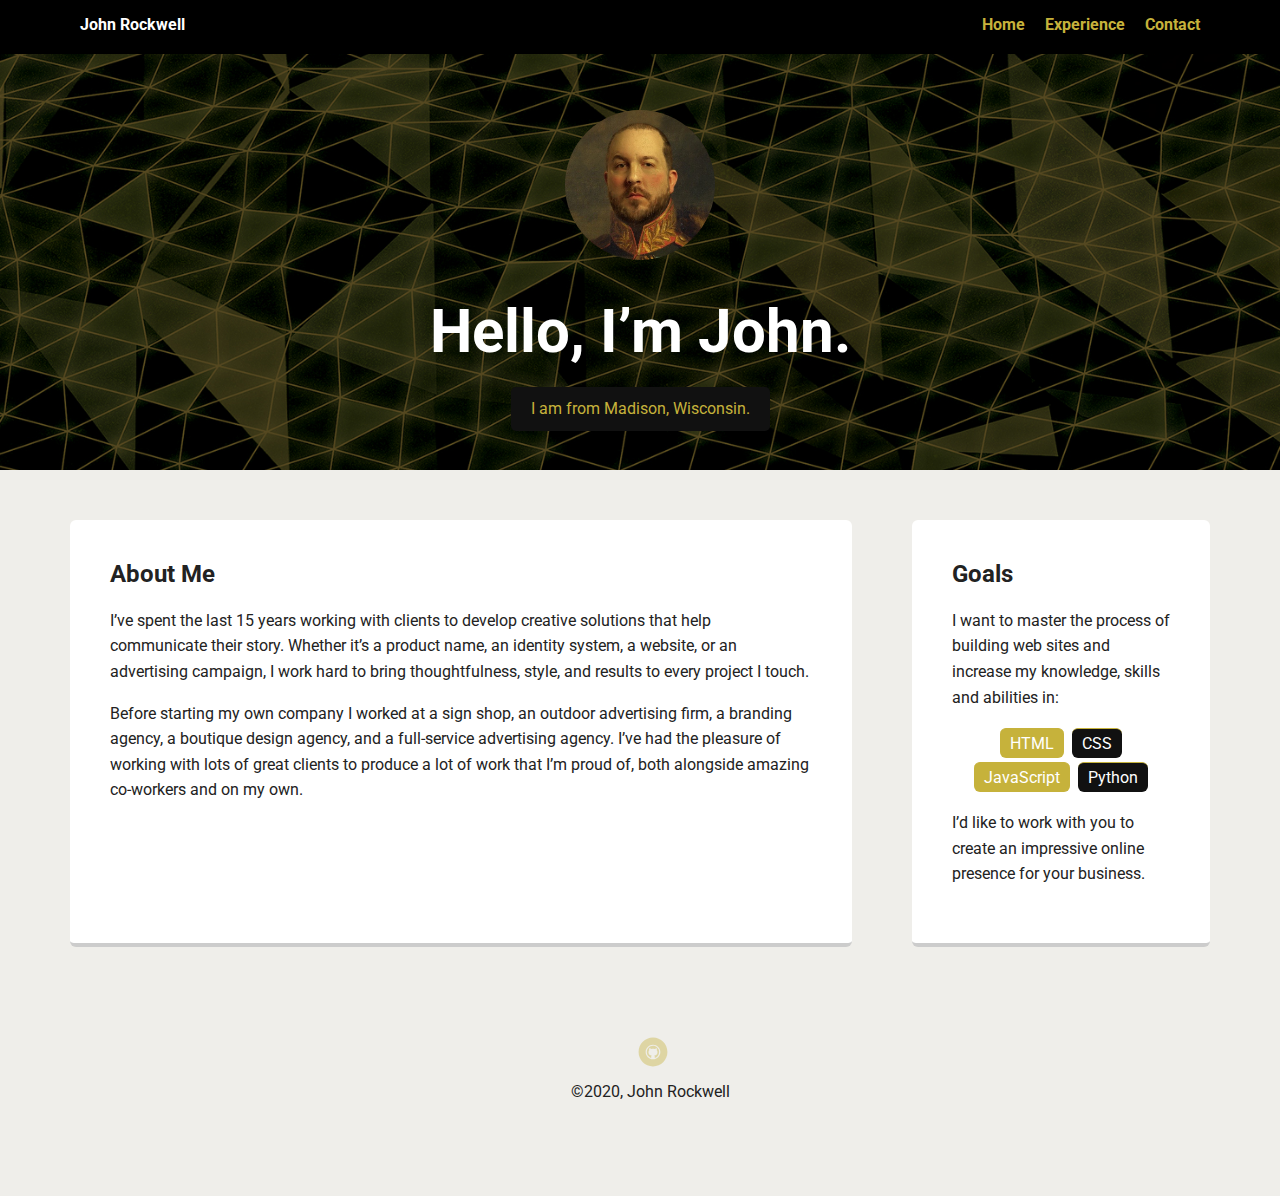
<file: index.html>
<!doctype html>
<html lang="en">
<head>
  <meta charset="utf-8">
  <title>John Rockwell's Profile</title>
  <meta name="viewport" content="width=device-width, initial-scale=1.0">
  <link rel="stylesheet" href="styles.css">
  <link href="https://fonts.googleapis.com/css?family=Muli%7CRoboto:400,300,500,700,900" rel="stylesheet"></head>
  <body>

    <div class="main-nav">
        <ul class="nav">
          <li class="name">John Rockwell</li>
          <li><a href="index.html">Home</a></li>
          <li><a href="experience.html">Experience</a></li>
          <li><a href="contact.html">Contact</a></li>
        </ul>
    </div>

    <header>
      <img src="images/ho.jpg" alt="Painting of John Rockwell" class="profile-image">
      <h1 class="tag name">Hello, I’m John.</h1>
      <p class="tag location">I am from Madison, Wisconsin.</p>
    </header>

    <main class="flex">
      <div class="card">
        <h2>About Me</h2>
        <p>I’ve spent the last 15 years working with clients to develop creative solutions that help communicate their story. Whether it’s a product name, an identity system, a website, or an advertising campaign, I work hard to bring thoughtfulness, style, and results to every project I touch.</p>
        <p>Before starting my own company I worked at a sign shop, an outdoor advertising firm, a branding agency, a boutique design agency, and a full-service advertising agency. I’ve had the pleasure of working with lots of great clients to produce a lot of work that I’m proud of, both alongside amazing co-workers and on my own.</p>
      </div>

      <div class="card">
        <h2>Goals</h2>
        <p>I want to master the process of building web sites and increase my knowledge, skills and abilities in:</p>
        <ul class="skills">
          <li>HTML</li>
          <li>CSS</li>
          <li>JavaScript</li>
          <li>Python</li>
        </ul>
        <p>I’d like to work with you to create an impressive online presence for your business.</p>
      </div>

    </main>
    <footer>
      <ul>
        <li><a href="https://github.com/vantrilokwis" class="social github" target="_blank">Github</a></li>
      </ul>
      <p class="copyright">&copy;2020, John Rockwell</p>
    </footer>
  </body>
  </html>
</file>
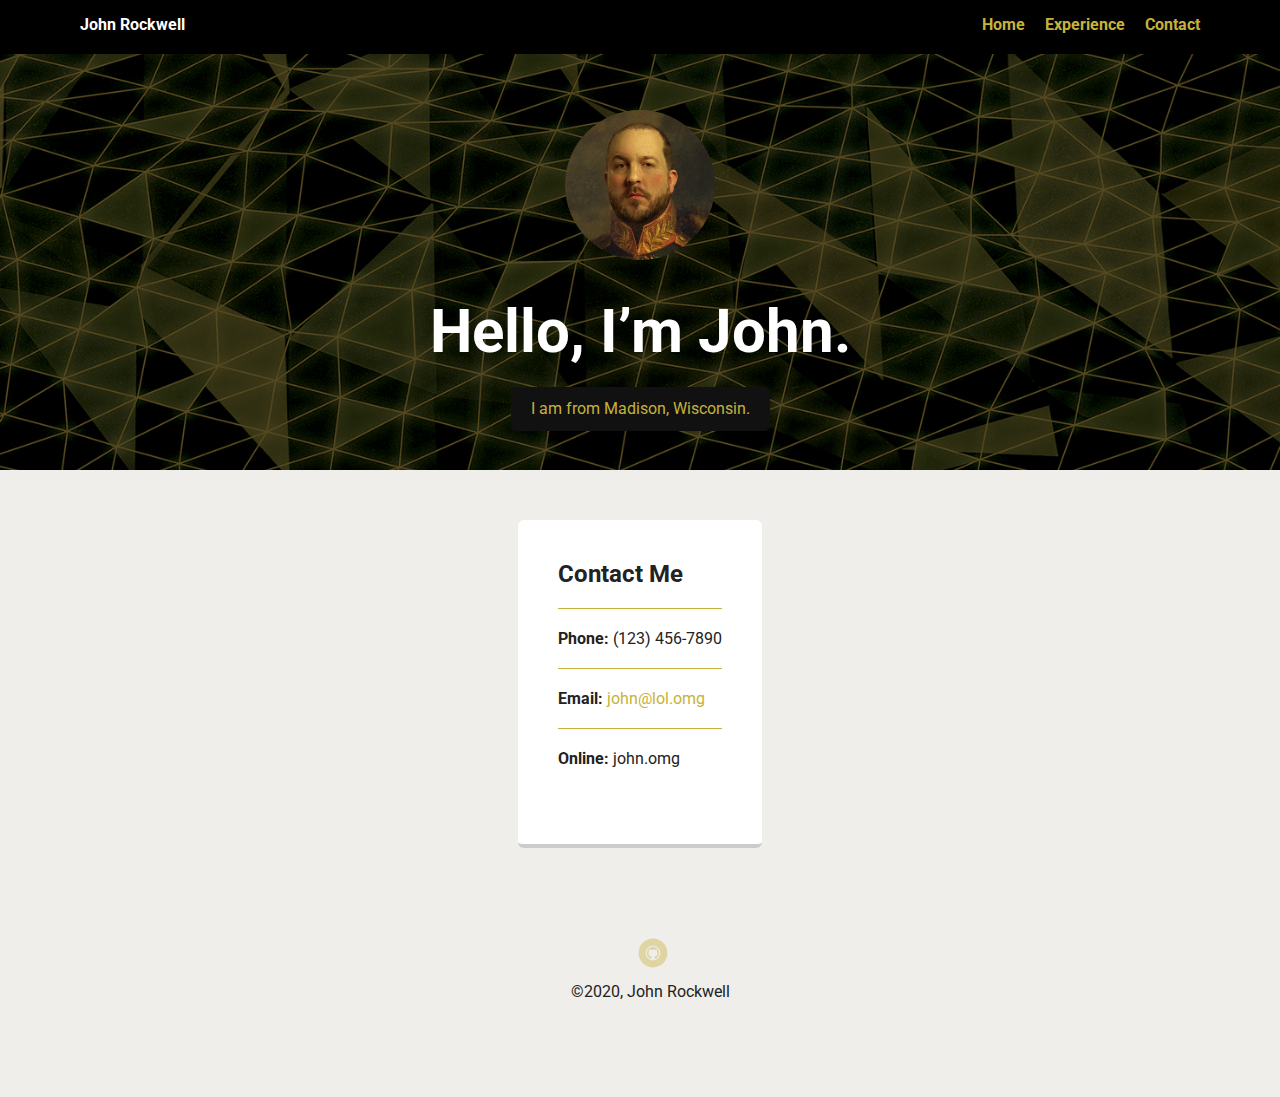
<file: contact.html>
<!doctype html>
<html lang="en">
<head>
  <meta charset="utf-8">
  <title>John Rockwell's Profile</title>
  <meta name="viewport" content="width=device-width, initial-scale=1.0">
  <link rel="stylesheet" href="styles.css">
  <link href="https://fonts.googleapis.com/css?family=Muli%7CRoboto:400,300,500,700,900" rel="stylesheet"></head>
  <body>

    <div class="main-nav">
        <ul class="nav">
          <li class="name">John Rockwell</li>
          <li><a href="index.html">Home</a></li>
          <li><a href="experience.html">Experience</a></li>
          <li><a href="contact.html">Contact</a></li>
        </ul>
    </div>

    <header>
      <img src="images/ho.jpg" alt="Painting of John Rockwell" class="profile-image">
      <h1 class="tag name">Hello, I’m John.</h1>
      <p class="tag location">I am from Madison, Wisconsin.</p>
    </header>

    <main class="flex">
      <div class="card">
        <h2>Contact Me</h2>
        <ul>
          <li><strong>Phone:</strong> (123) 456-7890</li>
          <li><strong>Email:</strong> <a href="mailto:john@lol.omg"> john@lol.omg</a></li>
          <li><strong>Online:</strong> john.omg</li>
        </ul>
      </div>

    </main>
    <footer>
      <ul>
        <li><a href="https://github.com/vantrilokwis" class="social github" target="_blank">Github</a></li>
      </ul>
      <p class="copyright">&copy;2020, John Rockwell</p>
    </footer>
  </body>
  </html>
</file>
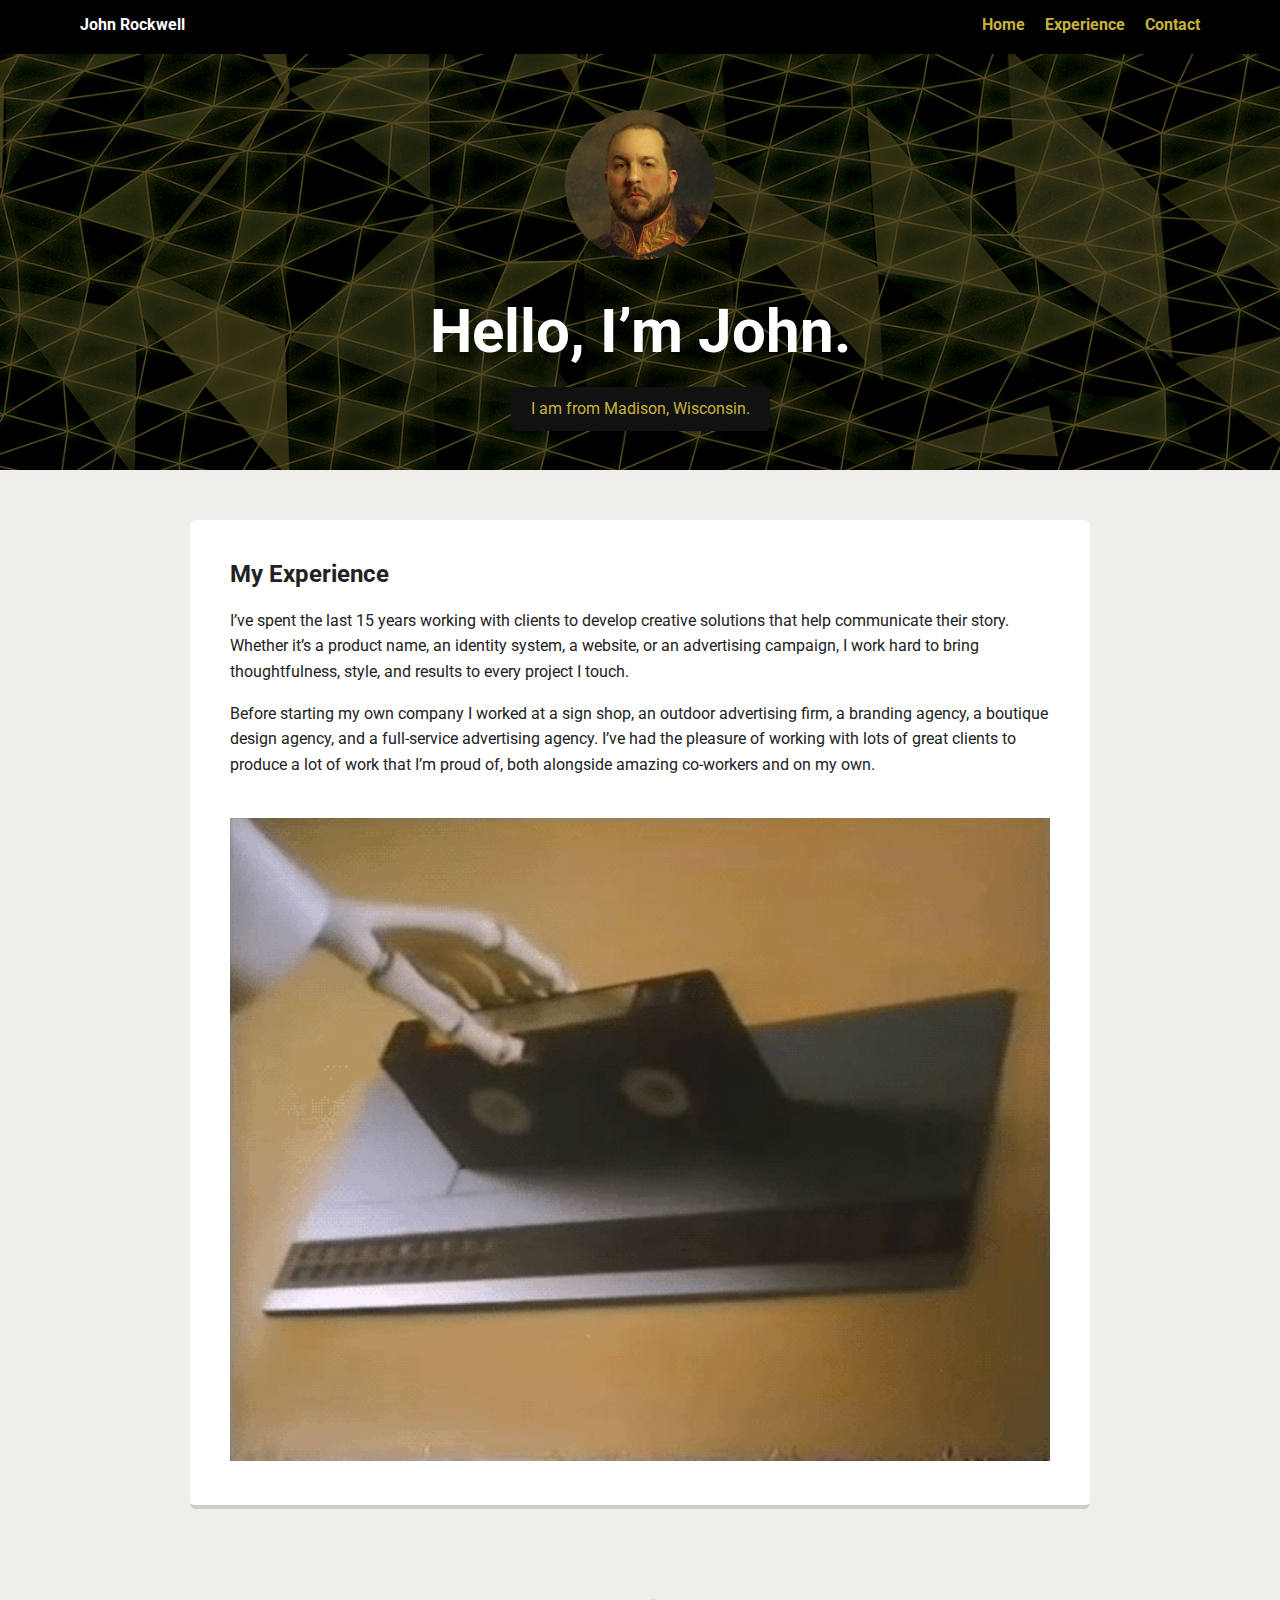
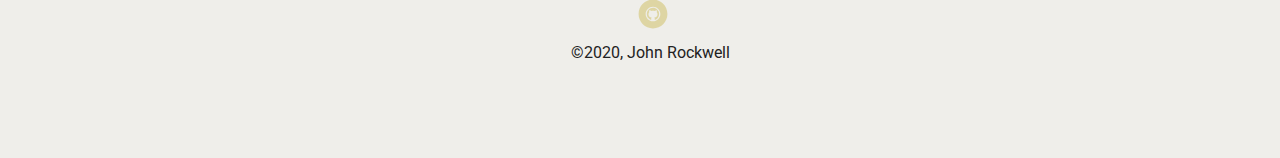
<file: experience.html>
<!doctype html>
<html lang="en">
<head>
  <meta charset="utf-8">
  <title>John Rockwell's Profile</title>
  <meta name="viewport" content="width=device-width, initial-scale=1.0">
  <link rel="stylesheet" href="styles.css">
  <link href="https://fonts.googleapis.com/css?family=Muli%7CRoboto:400,300,500,700,900" rel="stylesheet"></head>
  <body>

    <div class="main-nav">
        <ul class="nav">
          <li class="name">John Rockwell</li>
          <li><a href="index.html">Home</a></li>
          <li><a href="experience.html">Experience</a></li>
          <li><a href="contact.html">Contact</a></li>
        </ul>
    </div>

    <header>
      <img src="images/ho.jpg" alt="Painting of John Rockwell" class="profile-image">
      <h1 class="tag name">Hello, I’m John.</h1>
      <p class="tag location">I am from Madison, Wisconsin.</p>
    </header>

    <main class="flex">
      <div class="card">
        <h2>My Experience</h2>
        <p>I’ve spent the last 15 years working with clients to develop creative solutions that help communicate their story. Whether it’s a product name, an identity system, a website, or an advertising campaign, I work hard to bring thoughtfulness, style, and results to every project I touch.</p>
        <p>Before starting my own company I worked at a sign shop, an outdoor advertising firm, a branding agency, a boutique design agency, and a full-service advertising agency. I’ve had the pleasure of working with lots of great clients to produce a lot of work that I’m proud of, both alongside amazing co-workers and on my own.</p>
        <img src="images/insert.gif" alt="A hand inserting a VHS tape into a VCR." class="experience-image">
      </div>

    </main>
    <footer>
      <ul>
        <li><a href="https://github.com/vantrilokwis" class="social github" target="_blank">Github</a></li>
      </ul>
      <p class="copyright">&copy;2020, John Rockwell</p>
    </footer>
  </body>
  </html>
</file>
<file: styles.css>
/* Global Layout Set-up */
* {
  box-sizing: border-box;
}

body {
  margin: 0;
  padding: 0;
  text-align: center;
  font-family: 'Roboto', sans-serif;
  color: #222;
  background: #EFEEEA;
}
/* Link Styles */

a {
  text-decoration: none;
  color: #c6b23b;
}

a:hover {
  color: #BBAA45;
}

/* Section Styles */

.main-nav {
  width: 100%;
  background: black;
  min-height: 30px;
  padding: 10px;
  position: fixed;
  text-align: center;
}

.nav {
  display: flex;
  justify-content: space-around;
  font-weight: 700;
  list-style-type: none;
  margin: 0 auto;
  padding: 0;
}

.nav .name {
    display: block;
    margin-right: auto;
    color: white;
}

.nav li {
  padding: 5px 10px 10px 10px;
}

.nav a {
  transition: all .5s;
}

.nav a:hover {
  color: white
}

header {
  text-align: center;
  background: url('images/bg.jpg') no-repeat top center ;
  background-size: cover;
  overflow: hidden;
  padding-top: 60px;
}

header {
  line-height: 1.5;
}

header .profile-image {
  margin-top: 50px;
  width: 150px;
  height: 150px;
  border-radius: 50%;
  transition: all .5s;
}

header .profile-image:hover {
  transform: scale(1.05) rotate(2deg);
}

.tag {
/*background-color: #fff;*/
  color: #fff;
  padding: 10px 20px;
  border-radius: 5px;
  display: table;
  margin: 10px auto;
}

h1.tag.name{
  font-size: 60px;
  padding-bottom: 0px;
}

.location {
  background-color: #111;
  color: #c6b23b;
}

.card {
  margin: 30px;
  padding: 20px 40px 40px;
  max-width: 75%;
  text-align: left;
  background: #fff;
  border-bottom: 4px solid #ccc;
  border-radius: 6px;
  transition: all .5s;
}

.card:hover {
  border-color: #c6b23b;
}

.card ul {
  list-style: none;
  padding: 0px;
}

.card li {
  border-top: 1px solid #c6b23b;
  padding: 20px 0px;
}

.experience-image {
  width: 100%;
  padding-top: 25px;
}

ul.skills {
  padding: 0;
  text-align: center;
}

.skills li {
  border-radius: 6px;
  display: inline-block;
  background: #111;
  color: white;
  padding: 5px 10px;
  margin: 2px;
}

.skills li:nth-child(odd) {
  background: #c6b23b;
}

footer {
  width: 100%;
  min-height: 30px;
  padding: 20px 0 40px 20px;
}

footer .copyright {
  top: -8px;
  font-size: .75em;
}

footer ul {
  list-style-type: none;
  margin: 0;
  padding: 0;
}

footer ul li {
  display: inline-block;
}

a.social {
  display: inline-block;
  text-indent: -9999px;
  margin-left: 5px;
  width: 30px;
  height: 30px;
  background-size: 30px 30px;
  opacity: .4;
  transition: all .5s;
}

a.github {
  background-image: url(images/github.svg);
}

a.social:hover {
  opacity: 1;
}

.clearfix {
  clear: both;
}

/* Styles for larger screens */
@media screen and (min-width: 720px) {

  .flex {
      display: -ms-flexbox;      /* TWEENER - IE 10 */
      display: flex;
      max-width: 1200px;
      -ms-flex-pack: distribute;
      justify-content: space-around;
      margin: 0 auto;
  }

  header {
    min-height: 470px;
  }

  .nav {
    max-width: 1200px;
    padding: 0 30px;
  }


  main {
    padding-top: 20px;
  }

  main p {
    line-height: 1.6em;
  }

  footer {
    font-size: 1.3em;
    max-width: 1200px;
    margin: 40px auto;
  }

}
</file>
